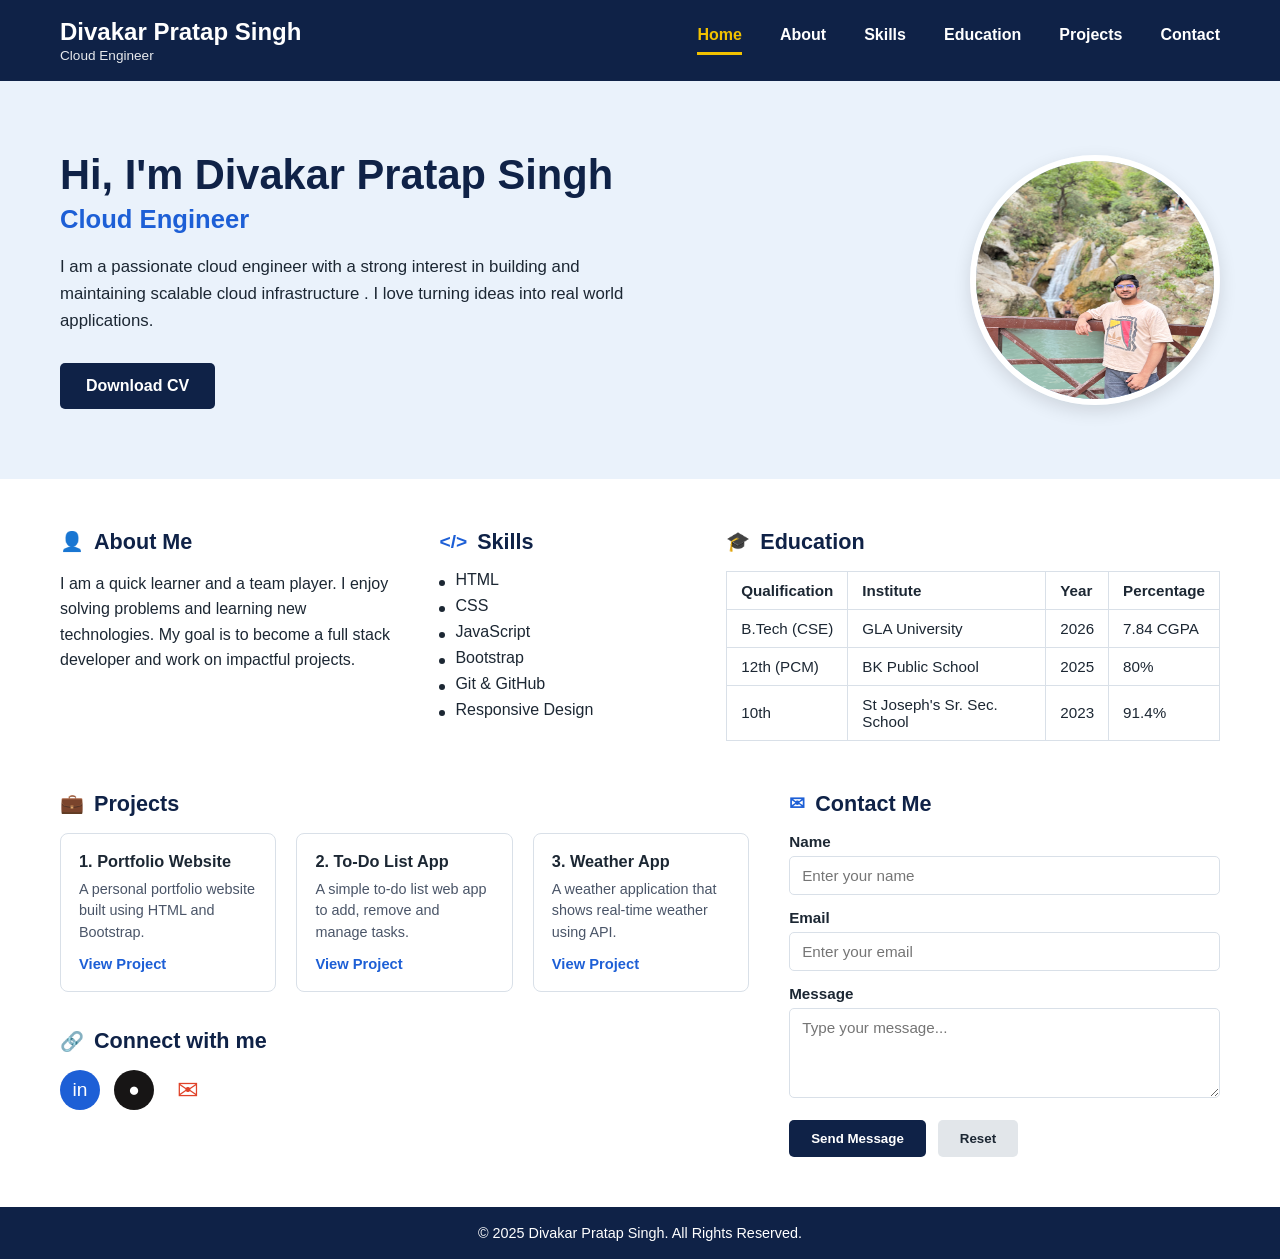
<file: Assignment_1/index.html>
<!DOCTYPE html>
<html lang="en">
<head>
    <meta charset="UTF-8">
    <meta name="viewport" content="width=device-width, initial-scale=1.0">

    <title>Divakar Pratap Singh | Cloud Engineer</title>

    <link rel="stylesheet" href="style.css">
</head>

<body>

<header>

    <div class="brand">
        <h1>Divakar Pratap Singh</h1>
        <p>Cloud Engineer</p>
    </div>

    <nav>
        <ul>
            <li class="active"><a href="#home">Home</a></li>
            <li><a href="#about">About</a></li>
            <li><a href="#skills">Skills</a></li>
            <li><a href="#education">Education</a></li>
            <li><a href="#projects">Projects</a></li>
            <li><a href="#contact">Contact</a></li>
        </ul>
    </nav>

</header>


<!-- HERO SECTION -->

<section class="hero" id="home">

    <div class="hero-text">

        <h2>Hi, I'm Divakar Pratap Singh</h2>

        <h3>Cloud Engineer</h3>

        <p>
            I am a passionate cloud engineer with a strong interest
            in building and maintaining scalable cloud infrastructure   .
            I love turning ideas into real world applications.
        </p>

        <button class="btn-primary">
            Download CV
        </button>

    </div>


    <!-- PROFILE PHOTO -->

    <div class="hero-photo">

        <div class="avatar-wrap">

            <img src="profile.jpg" alt="Divakar Pratap Singh Profile Photo" class="avatar" width="250" height="250">
            
        </div>

    </div>

</section>


<!-- MAIN CONTENT -->

<div class="content">

    <div class="grid-top">

        <!-- ABOUT -->

        <div class="about" id="about">

            <div class="section-heading">
                <span class="icon">&#128100;</span>
                About Me
            </div>

            <p>
                I am a quick learner and a team player. I enjoy solving
                problems and learning new technologies. My goal is to become
                a full stack developer and work on impactful projects.
            </p>

        </div>


        <!-- SKILLS -->

        <div class="skills" id="skills">

            <div class="section-heading">
                <span class="icon">&lt;/&gt;</span>
                Skills
            </div>

            <ul>
                <li>HTML</li>
                <li>CSS</li>
                <li>JavaScript</li>
                <li>Bootstrap</li>
                <li>Git &amp; GitHub</li>
                <li>Responsive Design</li>
            </ul>

        </div>


        <!-- EDUCATION -->

        <div class="education" id="education">

            <div class="section-heading">
                <span class="icon">&#127891;</span>
                Education
            </div>

            <table class="edu-table">

                <thead>
                    <tr>
                        <th>Qualification</th>
                        <th>Institute</th>
                        <th>Year</th>
                        <th>Percentage</th>
                    </tr>
                </thead>

                <tbody>

                    <tr>
                        <td>B.Tech (CSE)</td>
                        <td>GLA University</td>
                        <td>2026</td>
                        <td>7.84 CGPA</td>
                    </tr>

                    <tr>
                        <td>12th (PCM)</td>
                        <td>BK Public School</td>
                        <td>2025</td>
                        <td>80%</td>
                    </tr>

                    <tr>
                        <td>10th</td>
                        <td>St Joseph's Sr. Sec. School</td>
                        <td>2023</td>
                        <td>91.4%</td>
                    </tr>

                </tbody>

            </table>

        </div>

    </div>


    <!-- BOTTOM SECTION -->

    <div class="grid-bottom">

        <div>

            <!-- PROJECTS -->

            <div id="projects">

                <div class="section-heading">
                    <span class="icon">&#128188;</span>
                    Projects
                </div>

                <div class="projects-cards">

                    <div class="project-card">

                        <h4>1. Portfolio Website</h4>

                        <p>
                            A personal portfolio website built using HTML and Bootstrap.
                        </p>

                        <a href="#">View Project</a>

                    </div>


                    <div class="project-card">

                        <h4>2. To-Do List App</h4>

                        <p>
                            A simple to-do list web app to add, remove and manage tasks.
                        </p>

                        <a href="#">View Project</a>

                    </div>


                    <div class="project-card">

                        <h4>3. Weather App</h4>

                        <p>
                            A weather application that shows real-time weather using API.
                        </p>

                        <a href="#">View Project</a>

                    </div>

                </div>

            </div>


            <!-- CONNECT -->

            <div class="connect">

                <div class="section-heading">
                    <span class="icon">&#128279;</span>
                    Connect with me
                </div>

                <div class="connect-icons">

                    <a class="linkedin" href="#" aria-label="LinkedIn">
                        in
                    </a>

                    <a class="github" href="#" aria-label="GitHub">
                        &#9679;
                    </a>

                    <a class="gmail" href="#" aria-label="Gmail">
                        &#9993;
                    </a>

                </div>

            </div>

        </div>


        <!-- CONTACT -->

        <div class="contact-block" id="contact">

            <div class="section-heading">
                <span class="icon">&#9993;</span>
                Contact Me
            </div>

            <form class="contact-form">

                <label for="name">Name</label>

                <input
                    type="text"
                    id="name"
                    placeholder="Enter your name"
                >


                <label for="email">Email</label>

                <input
                    type="email"
                    id="email"
                    placeholder="Enter your email"
                >


                <label for="message">Message</label>

                <textarea
                    id="message"
                    placeholder="Type your message..."
                ></textarea>


                <div class="form-buttons">

                    <button type="submit" class="btn-send">
                        Send Message
                    </button>

                    <button type="reset" class="btn-reset">
                        Reset
                    </button>

                </div>

            </form>

        </div>

    </div>

</div>


<!-- FOOTER -->

<footer>
    &copy; 2025 Divakar Pratap Singh. All Rights Reserved.
</footer>

</body>
</html>
</file>
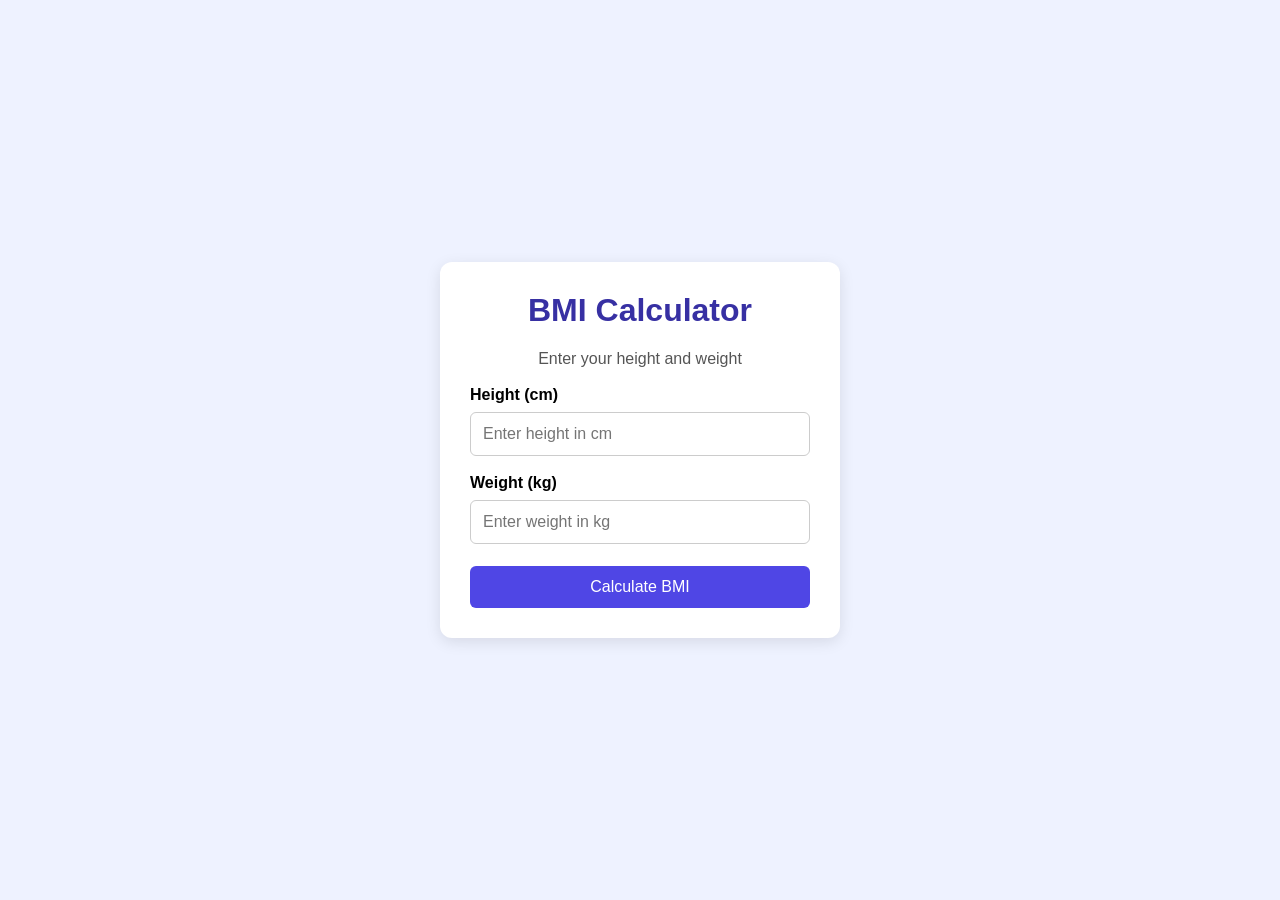
<file: Assignment 3 Lab/Q1/index.html>
<!DOCTYPE html>
<html lang="en">
<head>
    <meta charset="UTF-8">
    <meta name="viewport" content="width=device-width, initial-scale=1.0">
    <title>BMI Calculator</title>
    <link rel="stylesheet" href="style.css">
</head>
<body>

    <div class="container">
        <h1>BMI Calculator</h1>
        <p>Enter your height and weight</p>

        <form id="bmiForm">
            <label for="height">Height (cm)</label>
            <input
                type="number"
                id="height"
                placeholder="Enter height in cm"
                min="1"
                step="any"
                required
            >

            <label for="weight">Weight (kg)</label>
            <input
                type="number"
                id="weight"
                placeholder="Enter weight in kg"
                min="1"
                step="any"
                required
            >

            <button type="submit">Calculate BMI</button>
        </form>

        <div id="result" aria-live="polite"></div>
    </div>

    <script src="script.js"></script>
</body>
</html>
</file>
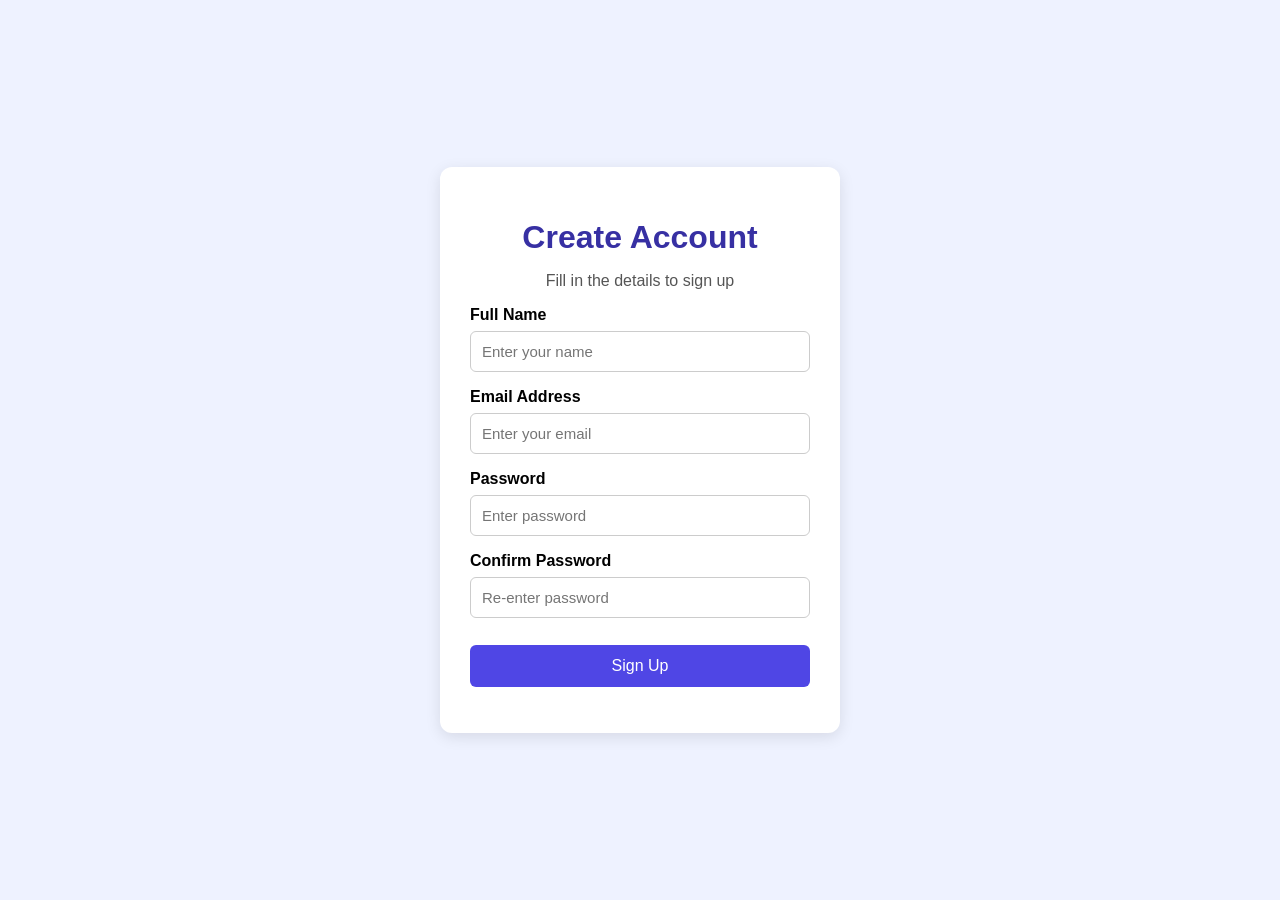
<file: Assignment 3 Lab/Q2/index.html>
<!DOCTYPE html>
<html lang="en">
<head>
    <meta charset="UTF-8">
    <meta name="viewport" content="width=device-width, initial-scale=1.0">
    <title>Signup Form</title>
    <link rel="stylesheet" href="style.css">
</head>
<body>

    <div class="container">
        <h1>Create Account</h1>
        <p>Fill in the details to sign up</p>

        <form id="signupForm">

            <label for="name">Full Name</label>
            <input type="text" id="name" placeholder="Enter your name">
            <small id="nameError"></small>

            <label for="email">Email Address</label>
            <input type="text" id="email" placeholder="Enter your email">
            <small id="emailError"></small>

            <label for="password">Password</label>
            <input type="password" id="password" placeholder="Enter password">
            <small id="passwordError"></small>

            <label for="confirmPassword">Confirm Password</label>
            <input type="password" id="confirmPassword"
                   placeholder="Re-enter password">
            <small id="confirmError"></small>

            <button type="submit">Sign Up</button>

            <p id="successMessage"></p>

        </form>
    </div>

    <script src="script.js"></script>
</body>
</html>
</file>
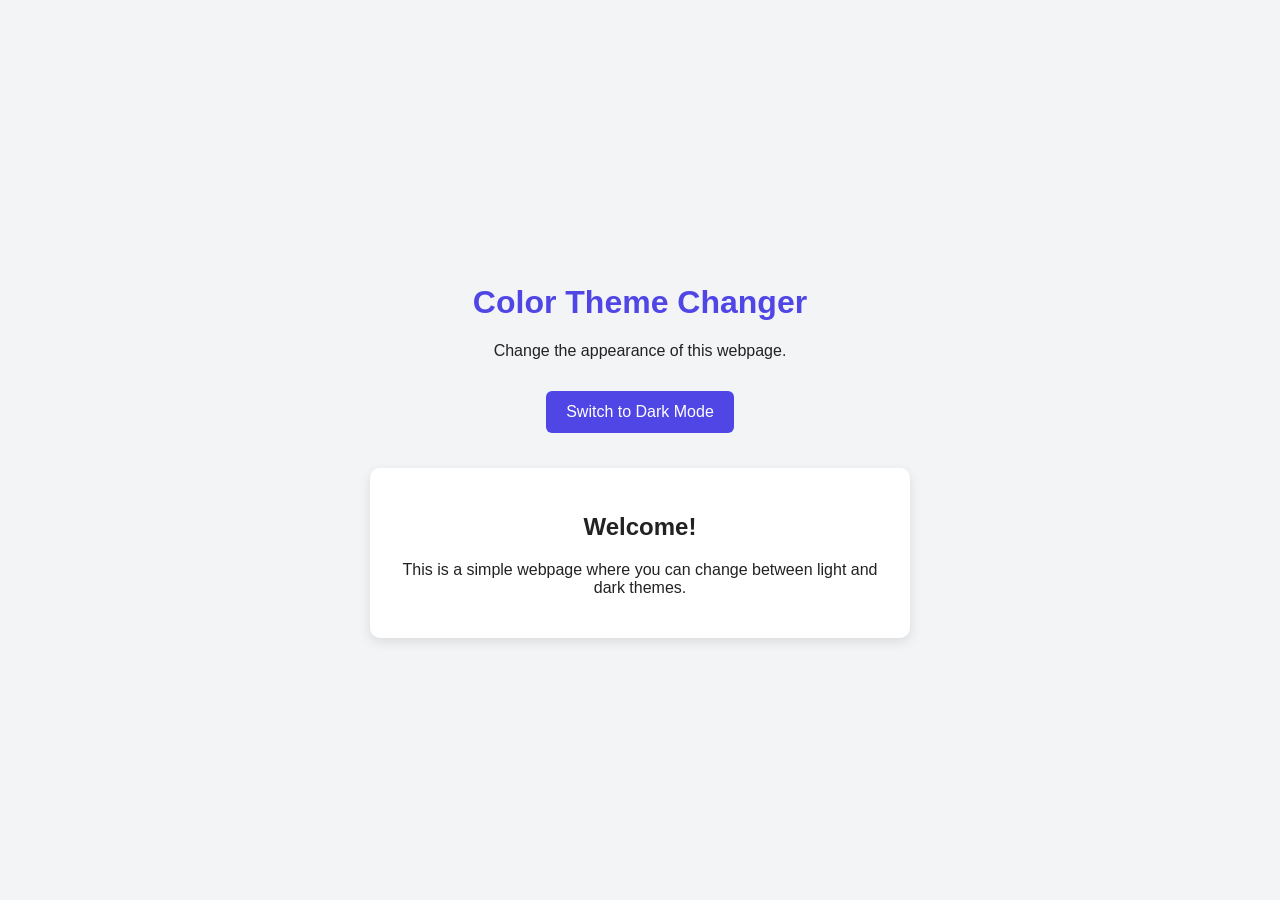
<file: Assignment 3 Lab/Q3/index.html>
<!DOCTYPE html>
<html lang="en">
<head>
    <meta charset="UTF-8">
    <meta name="viewport" content="width=device-width, initial-scale=1.0">
    <title>Color Theme Changer</title>
    <link rel="stylesheet" href="style.css">
</head>
<body>

    <div class="container">
        <h1>Color Theme Changer</h1>

        <p id="description">
            Change the appearance of this webpage.
        </p>

        <button id="themeButton">Switch to Dark Mode</button>

        <div class="card">
            <h2>Welcome!</h2>
            <p>
                This is a simple webpage where you can
                change between light and dark themes.
            </p>
        </div>
    </div>

    <script src="script.js"></script>
</body>
</html>
</file>
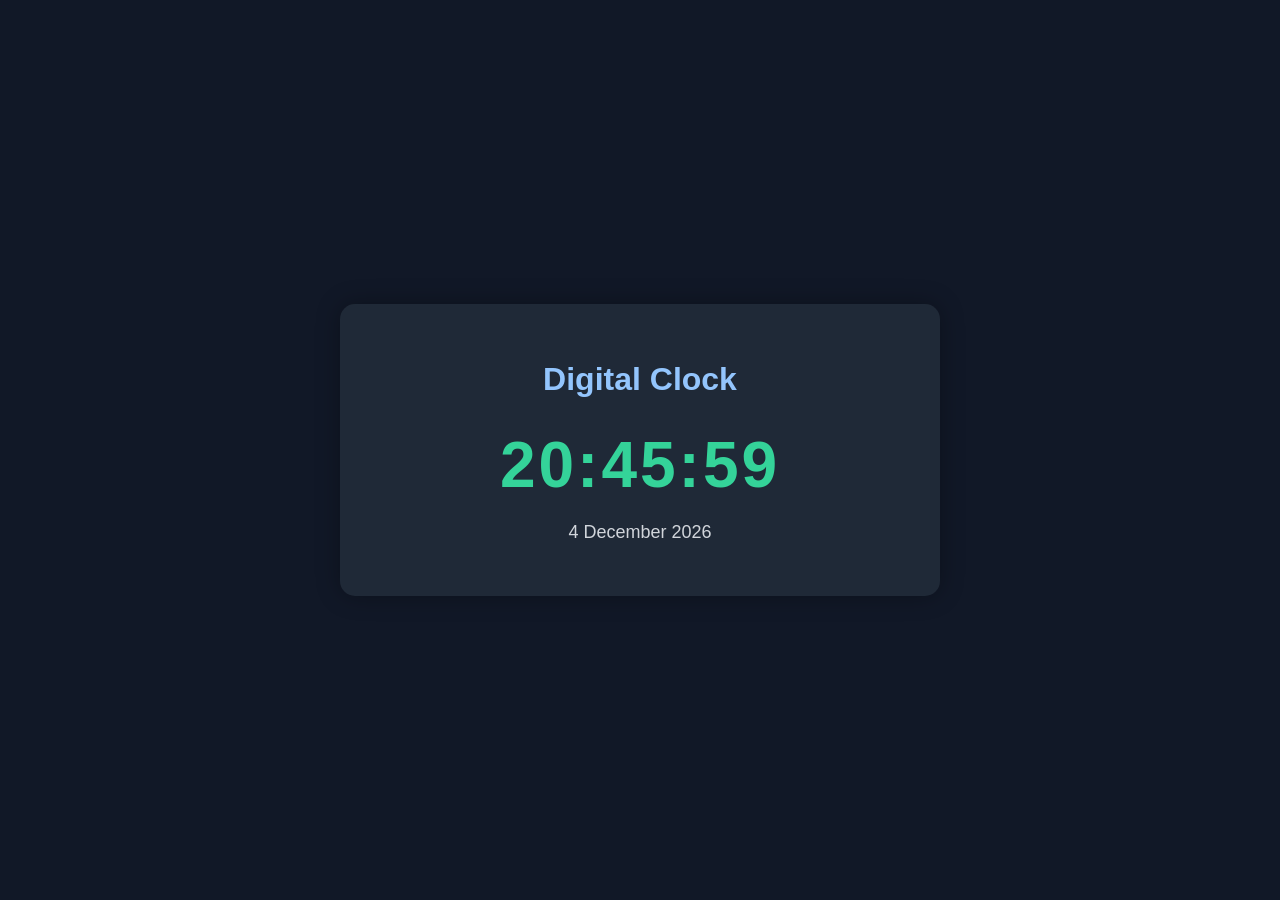
<file: Assignment 3 Lab/Q4/index.html>
<!DOCTYPE html>
<html lang="en">
<head>
    <meta charset="UTF-8">
    <meta name="viewport" content="width=device-width, initial-scale=1.0">
    <title>Digital Clock</title>
    <link rel="stylesheet" href="style.css">
</head>
<body>

    <div class="clock-container">
        <h1>Digital Clock</h1>

        <div id="clock">00:00:00</div>

        <p id="date"></p>
    </div>

    <script src="script.js"></script>
</body>
</html>
</file>
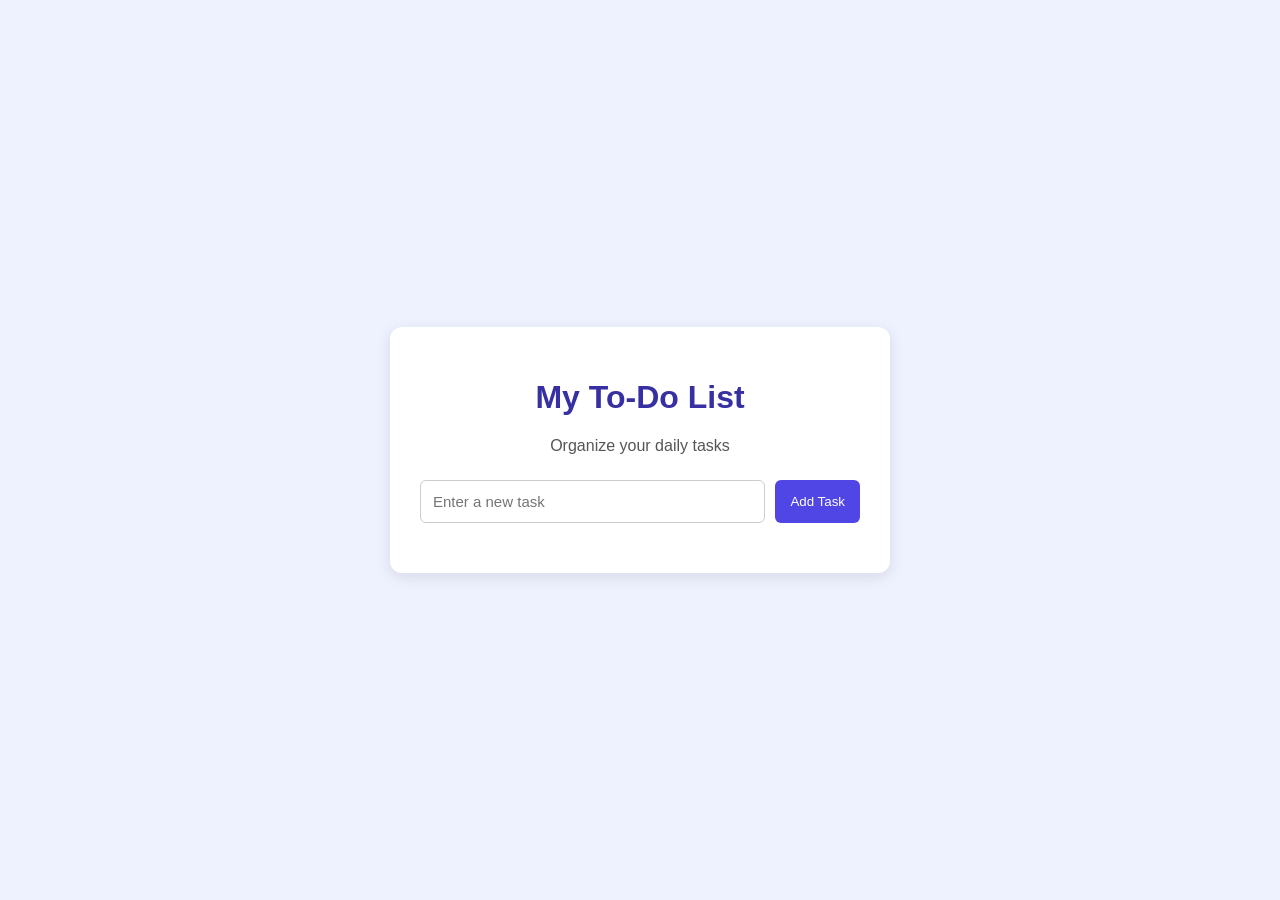
<file: Assignment 3 Lab/Q5/index.html>
<!DOCTYPE html>
<html lang="en">
<head>
    <meta charset="UTF-8">
    <meta name="viewport" content="width=device-width, initial-scale=1.0">
    <title>To-Do List App</title>
    <link rel="stylesheet" href="style.css">
</head>
<body>

    <div class="container">
        <h1>My To-Do List</h1>
        <p>Organize your daily tasks</p>

        <div class="input-container">
            <input
                type="text"
                id="taskInput"
                placeholder="Enter a new task"
            >

            <button id="addButton">Add Task</button>
        </div>

        <p id="message" aria-live="polite"></p>

        <ul id="taskList"></ul>
    </div>

    <script src="script.js"></script>
</body>
</html>
</file>
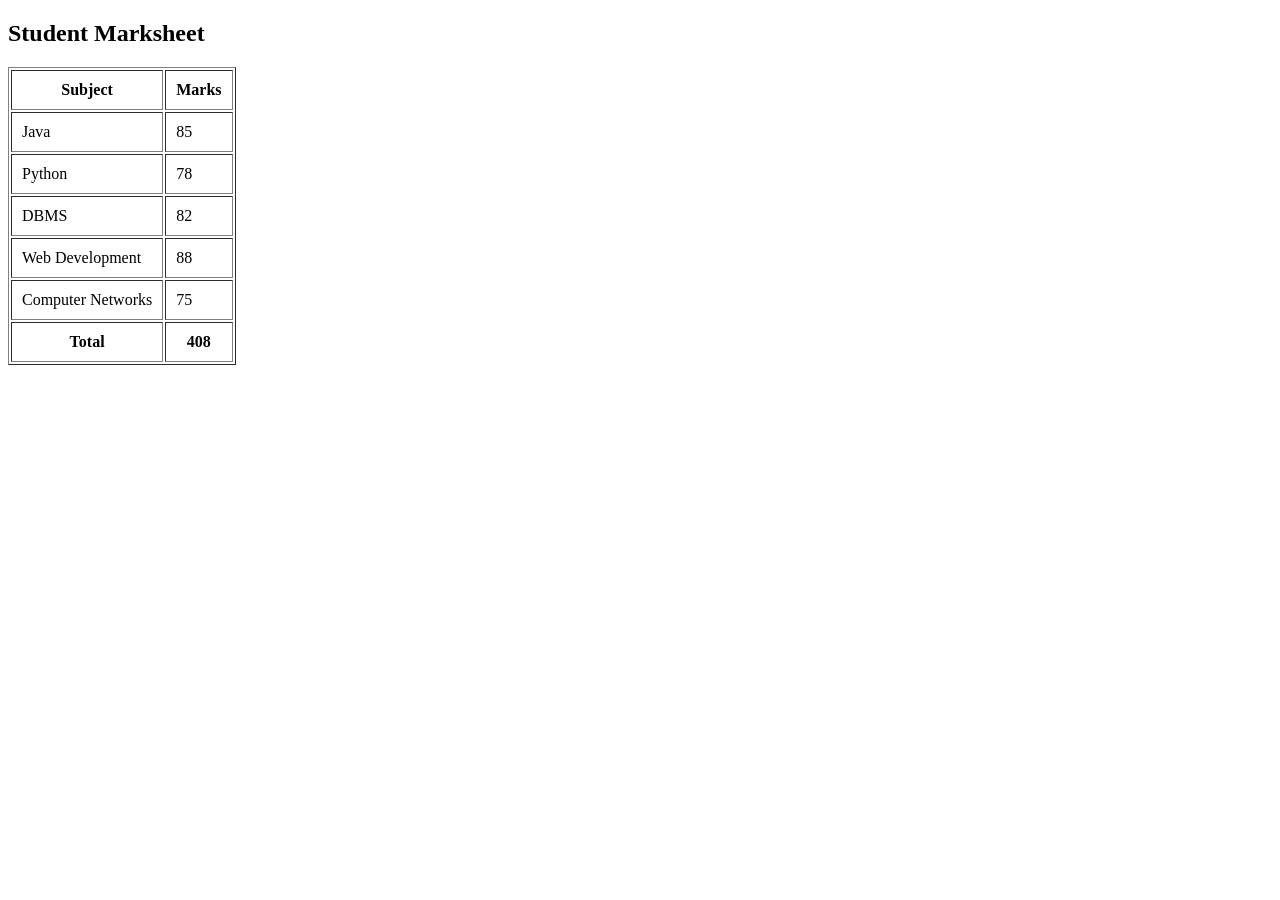
<file: Q1.html>
<!DOCTYPE html>
<html>
<head>
    <title>Student Marksheet</title>
</head>
<body>

<h2>Student Marksheet</h2>

<table border="1" cellpadding="10">
    <tr>
        <th>Subject</th>
        <th>Marks</th>
    </tr>

    <tr>
        <td>Java</td>
        <td>85</td>
    </tr>

    <tr>
        <td>Python</td>
        <td>78</td>
    </tr>

    <tr>
        <td>DBMS</td>
        <td>82</td>
    </tr>

    <tr>
        <td>Web Development</td>
        <td>88</td>
    </tr>

    <tr>
        <td>Computer Networks</td>
        <td>75</td>
    </tr>

    <tr>
        <th>Total</th>
        <th>408</th>
    </tr>
</table>

</body>
</html>
</file>
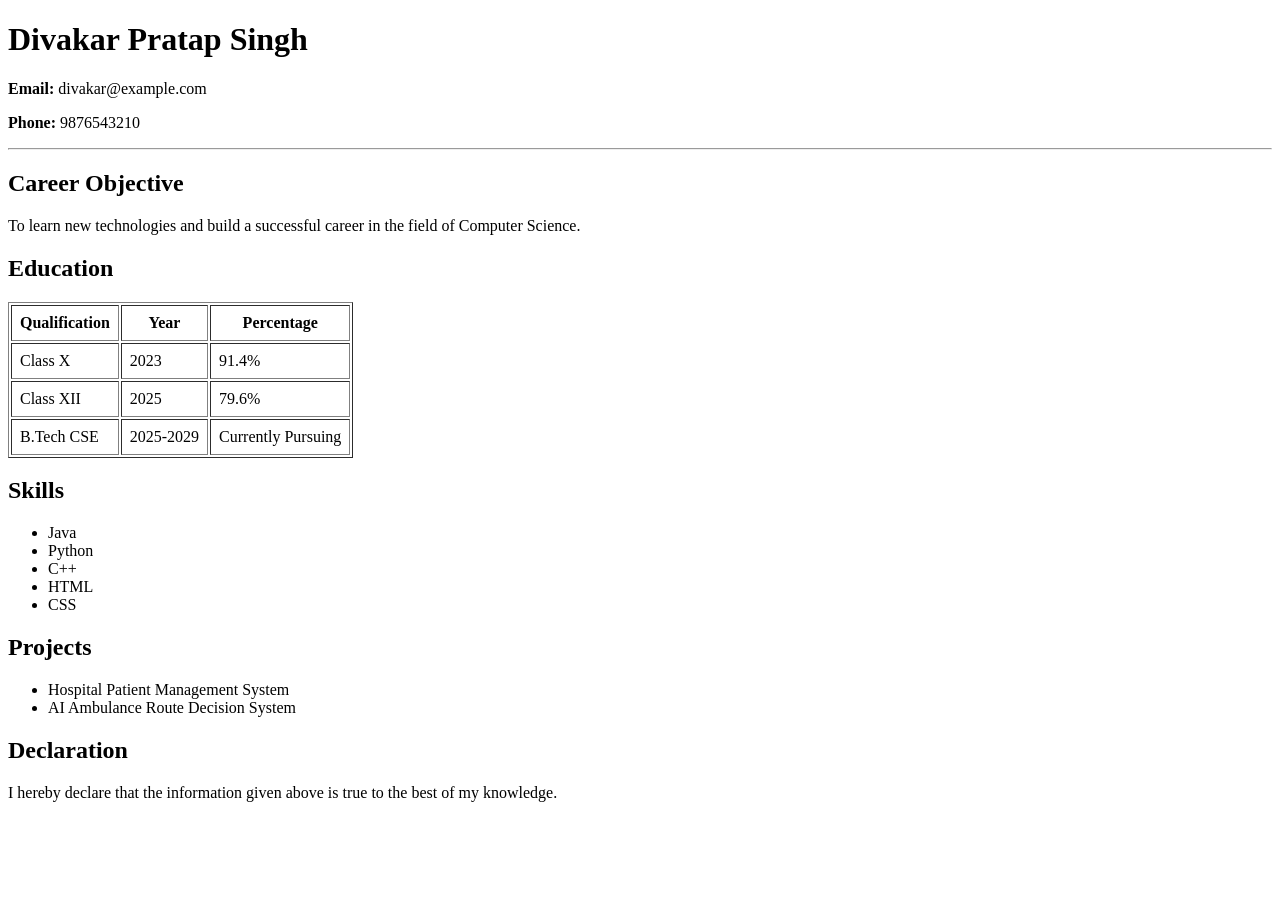
<file: Q2.html>
<!DOCTYPE html>
<html>
<head>
    <title>My Resume</title>
</head>
<body>

<h1>Divakar Pratap Singh</h1>

<p>
    <b>Email:</b> divakar@example.com
</p>

<p>
    <b>Phone:</b> 9876543210
</p>

<hr>

<h2>Career Objective</h2>
<p>
    To learn new technologies and build a successful career
    in the field of Computer Science.
</p>

<h2>Education</h2>

<table border="1" cellpadding="8">
    <tr>
        <th>Qualification</th>
        <th>Year</th>
        <th>Percentage</th>
    </tr>

    <tr>
        <td>Class X</td>
        <td>2023</td>
        <td>91.4%</td>
    </tr>

    <tr>
        <td>Class XII</td>
        <td>2025</td>
        <td>79.6%</td>
    </tr>

    <tr>
        <td>B.Tech CSE</td>
        <td>2025-2029</td>
        <td>Currently Pursuing</td>
    </tr>
</table>

<h2>Skills</h2>

<ul>
    <li>Java</li>
    <li>Python</li>
    <li>C++</li>
    <li>HTML</li>
    <li>CSS</li>
</ul>

<h2>Projects</h2>

<ul>
    <li>Hospital Patient Management System</li>
    <li>AI Ambulance Route Decision System</li>
</ul>

<h2>Declaration</h2>

<p>
    I hereby declare that the information given above is true
    to the best of my knowledge.
</p>

</body>
</html>
</file>
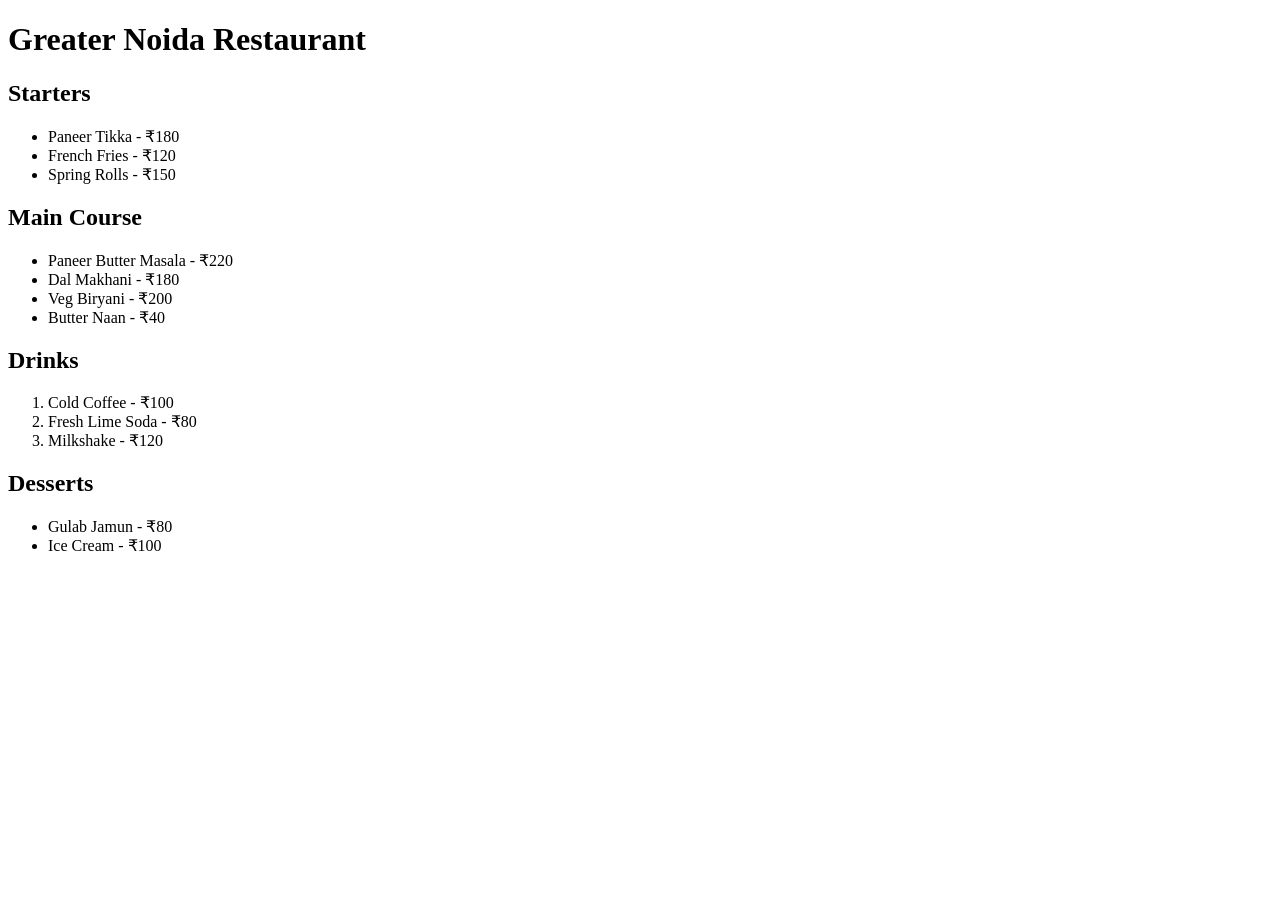
<file: Q3.html>
<!DOCTYPE html>
<html>
<head>
    <title>Restaurant Menu</title>
</head>
<body>

<h1>Greater Noida Restaurant</h1>

<h2>Starters</h2>

<ul>
    <li>Paneer Tikka - ₹180</li>
    <li>French Fries - ₹120</li>
    <li>Spring Rolls - ₹150</li>
</ul>

<h2>Main Course</h2>

<ul>
    <li>Paneer Butter Masala - ₹220</li>
    <li>Dal Makhani - ₹180</li>
    <li>Veg Biryani - ₹200</li>
    <li>Butter Naan - ₹40</li>
</ul>

<h2>Drinks</h2>

<ol>
    <li>Cold Coffee - ₹100</li>
    <li>Fresh Lime Soda - ₹80</li>
    <li>Milkshake - ₹120</li>
</ol>

<h2>Desserts</h2>

<ul>
    <li>Gulab Jamun - ₹80</li>
    <li>Ice Cream - ₹100</li>
</ul>

</body>
</html>
</file>
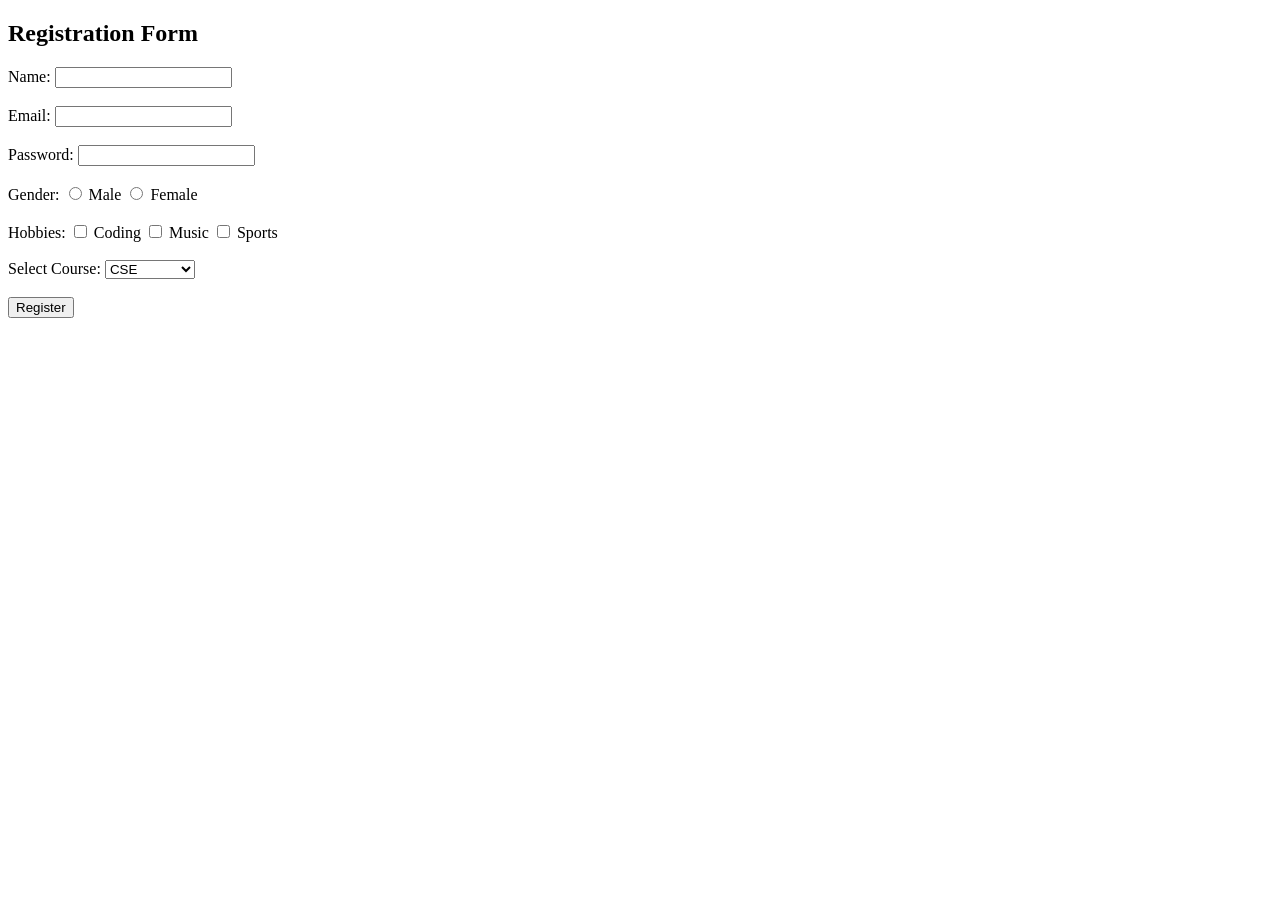
<file: Q4.html>
<!DOCTYPE html>
<html>
<head>
    <title>Registration Form</title>
</head>
<body>

<h2>Registration Form</h2>

<form>

    <label for="name">Name:</label>
    <input type="text" id="name" name="name">
    <br><br>

    <label for="email">Email:</label>
    <input type="email" id="email" name="email">
    <br><br>

    <label for="password">Password:</label>
    <input type="password" id="password" name="password">
    <br><br>

    <label>Gender:</label>

    <input type="radio" id="male" name="gender" value="male">
    <label for="male">Male</label>

    <input type="radio" id="female" name="gender" value="female">
    <label for="female">Female</label>

    <br><br>

    <label>Hobbies:</label>

    <input type="checkbox" id="coding" name="hobby" value="coding">
    <label for="coding">Coding</label>

    <input type="checkbox" id="music" name="hobby" value="music">
    <label for="music">Music</label>

    <input type="checkbox" id="sports" name="hobby" value="sports">
    <label for="sports">Sports</label>

    <br><br>

    <label for="course">Select Course:</label>

    <select id="course" name="course">
        <option value="cse">CSE</option>
        <option value="ece">ECE</option>
        <option value="me">Mechanical</option>
        <option value="ce">Civil</option>
    </select>

    <br><br>

    <input type="submit" value="Register">

</form>

</body>
</html>
</file>
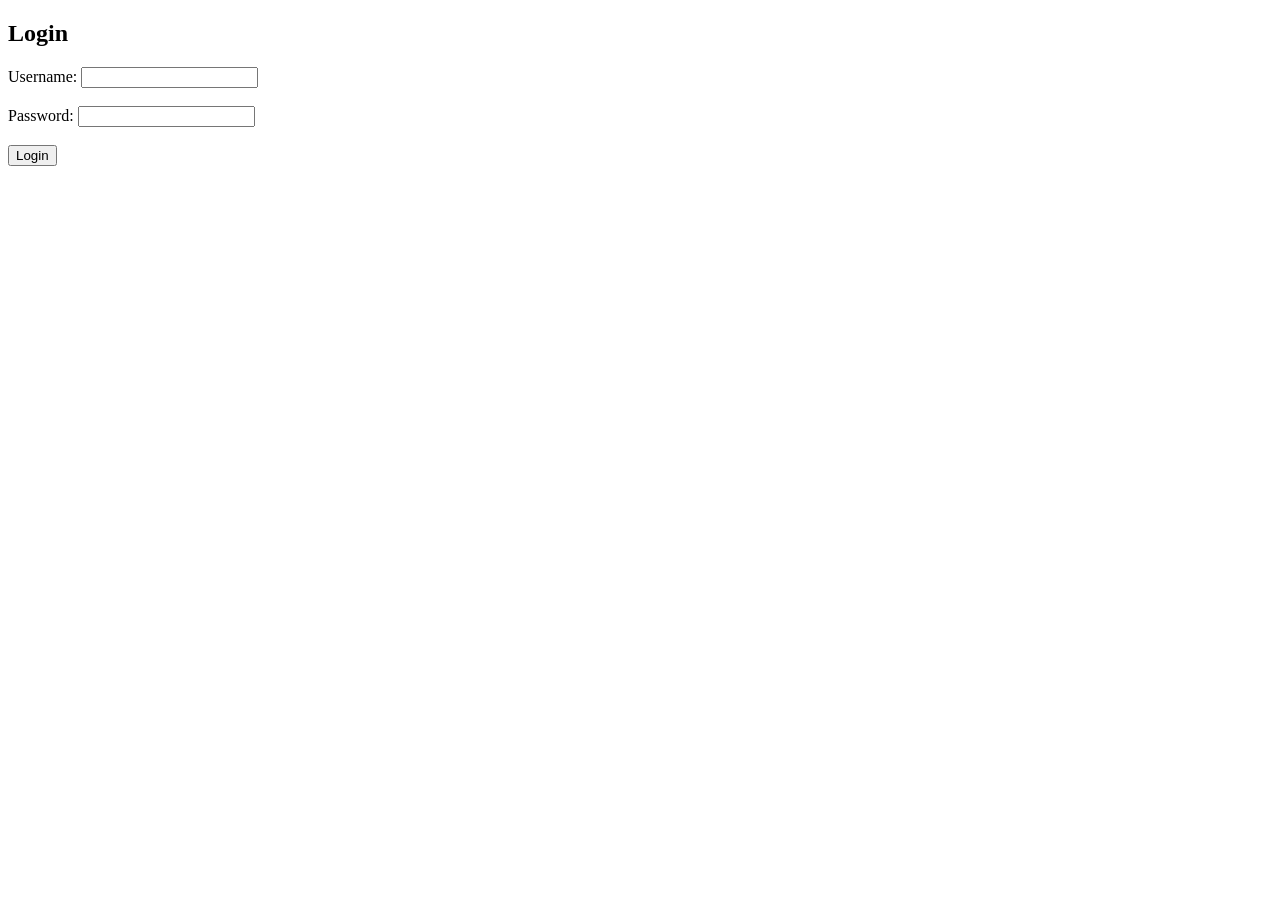
<file: Q5.html>
<!DOCTYPE html>
<html>
<head>
    <title>Login Page</title>
</head>
<body>

<h2>Login</h2>

<form>

    <label for="username">Username:</label>
    <input type="text" id="username" name="username">

    <br><br>

    <label for="password">Password:</label>
    <input type="password" id="password" name="password">

    <br><br>

    <input type="submit" value="Login">

</form>

</body>
</html>
</file>
<file: Assignment_1/style.css>
:root{
    --navy:#0f2247;
    --navy-light:#16305e;
    --blue:#1d5fd6;
    --yellow:#f2c200;
    --bg-hero:#eaf2fb;
    --text-dark:#1c2733;
    --text-muted:#4a5568;
    --border:#d9e0e8;
  }

  *{ box-sizing:border-box; }

  body{
    margin:0;
    font-family:'Segoe UI', Arial, Helvetica, sans-serif;
    color:var(--text-dark);
    background:#ffffff;
  }

  a{ text-decoration:none; color:inherit; }
  ul{ list-style:none; margin:0; padding:0; }

  /* ===== HEADER ===== */
  header{
    background:var(--navy);
    color:#fff;
    display:flex;
    align-items:center;
    justify-content:space-between;
    padding:18px 60px;
  }
  .brand h1{
    font-size:1.5rem;
    margin:0;
    font-weight:700;
  }
  .brand p{
    margin:2px 0 0;
    font-size:0.85rem;
    font-weight:300;
    opacity:0.9;
  }
  nav ul{
    display:flex;
    gap:38px;
  }
  nav a{
    font-size:1rem;
    font-weight:600;
    padding-bottom:8px;
    display:inline-block;
  }
  nav li.active a{
    color:var(--yellow);
    border-bottom:3px solid var(--yellow);
  }

  /* ===== HERO ===== */
  .hero{
    background:var(--bg-hero);
    display:flex;
    align-items:center;
    justify-content:space-between;
    padding:70px 60px;
    gap:40px;
  }
  .hero-text{ max-width:600px; }
  .hero-text h2{
    font-size:2.6rem;
    margin:0 0 6px;
    color:var(--navy);
    font-weight:800;
  }
  .hero-text h3{
    font-size:1.6rem;
    margin:0 0 20px;
    color:var(--blue);
    font-weight:700;
  }
  .hero-text p{
    font-size:1.05rem;
    line-height:1.6;
    color:var(--text-dark);
    margin:0 0 28px;
  }
  .btn-primary{
    background:var(--navy);
    color:#fff;
    border:none;
    padding:14px 26px;
    font-size:1rem;
    font-weight:600;
    border-radius:5px;
    cursor:pointer;
    display:inline-block;
  }
  .hero-photo{
    flex-shrink:0;
  }
  .hero-photo .avatar-wrap{
    width:250px;
    height:250px;
    border-radius:50%;
    border:6px solid #fff;
    box-shadow:0 6px 18px rgba(0,0,0,0.12);
    overflow:hidden;
    background:linear-gradient(160deg,#bcd4ee 0%,#9fbfe0 60%,#7fa8d4 100%);
  }
  .hero-photo svg{ width:100%; height:100%; display:block; }

  /* ===== SECTION CONTAINER ===== */
  .content{
    padding:50px 60px;
  }
  .section-heading{
    display:flex;
    align-items:center;
    gap:10px;
    margin:0 0 16px;
    color:var(--navy);
    font-size:1.35rem;
    font-weight:700;
  }
  .section-heading .icon{
    color:var(--blue);
    font-size:1.2rem;
  }

  .grid-top{
    display:grid;
    grid-template-columns:1.1fr 0.8fr 1.6fr;
    gap:40px;
    margin-bottom:50px;
  }

  .about p, .skills p{
    color:var(--text-dark);
    line-height:1.6;
    font-size:1rem;
  }
  .skills ul li{
    position:relative;
    padding-left:16px;
    margin-bottom:8px;
    font-size:1rem;
  }
  .skills ul li::before{
    content:"";
    position:absolute;
    left:0;
    top:9px;
    width:6px;
    height:6px;
    background:var(--text-dark);
    border-radius:50%;
  }

  table.edu-table{
    width:100%;
    border-collapse:collapse;
    font-size:0.95rem;
  }
  table.edu-table th, table.edu-table td{
    border:1px solid var(--border);
    padding:10px 14px;
    text-align:left;
  }
  table.edu-table th{
    font-weight:700;
    background:#fff;
  }

  /* ===== PROJECTS + CONTACT ===== */
  .grid-bottom{
    display:grid;
    grid-template-columns:1.6fr 1fr;
    gap:40px;
  }
  .projects-cards{
    display:grid;
    grid-template-columns:repeat(3, 1fr);
    gap:20px;
    margin-bottom:36px;
  }
  .project-card{
    border:1px solid var(--border);
    border-radius:8px;
    padding:18px;
  }
  .project-card h4{
    margin:0 0 8px;
    font-size:1.02rem;
    color:var(--text-dark);
  }
  .project-card p{
    font-size:0.9rem;
    color:var(--text-muted);
    line-height:1.5;
    margin:0 0 12px;
  }
  .project-card a{
    color:var(--blue);
    font-weight:600;
    font-size:0.92rem;
  }

  .connect-icons{
    display:flex;
    gap:14px;
  }
  .connect-icons a{
    width:40px;
    height:40px;
    border-radius:50%;
    display:flex;
    align-items:center;
    justify-content:center;
    font-size:1.2rem;
  }
  .connect-icons .linkedin{ background:#1d5fd6; color:#fff; }
  .connect-icons .github{ background:#171515; color:#fff; }
  .connect-icons .gmail{ color:#e0432a; font-size:1.6rem; }

  /* ===== CONTACT FORM ===== */
  .contact-form label{
    display:block;
    font-weight:700;
    margin:14px 0 6px;
    font-size:0.95rem;
  }
  .contact-form input,
  .contact-form textarea{
    width:100%;
    padding:10px 12px;
    border:1px solid var(--border);
    border-radius:5px;
    font-size:0.95rem;
    font-family:inherit;
    color:var(--text-dark);
  }
  .contact-form textarea{
    resize:vertical;
    min-height:90px;
  }
  .form-buttons{
    margin-top:18px;
    display:flex;
    gap:12px;
  }
  .btn-send{
    background:var(--navy);
    color:#fff;
    border:none;
    padding:11px 22px;
    border-radius:5px;
    font-weight:600;
    cursor:pointer;
  }
  .btn-reset{
    background:#e2e6ea;
    color:var(--text-dark);
    border:none;
    padding:11px 22px;
    border-radius:5px;
    font-weight:600;
    cursor:pointer;
  }

  /* ===== FOOTER ===== */
  footer{
    background:var(--navy);
    color:#fff;
    text-align:center;
    padding:18px;
    font-size:0.9rem;
  }

  @media (max-width: 900px){
    header{ flex-direction:column; gap:14px; padding:20px; }
    nav ul{ flex-wrap:wrap; justify-content:center; gap:18px; }
    .hero{ padding:40px 24px; gap:20px; }
    .hero-text h2{ font-size:1.8rem; }
    .hero-text h3{ font-size:1.2rem; }
    .hero-text p{ font-size:0.92rem; }
    .content{ padding:30px 24px; }
    .grid-top{ grid-template-columns:1fr; }
    .grid-bottom{ grid-template-columns:1fr; }
    .projects-cards{ grid-template-columns:1fr; }
  }

  @media (max-width: 600px){
    .hero-photo .avatar-wrap{ width:110px; height:110px; border-width:4px; }
    .hero-text h2{ font-size:1.4rem; }
    .hero-text h3{ font-size:1.05rem; }
    .hero-text p{ font-size:0.85rem; margin-bottom:16px; }
    .btn-primary{ padding:10px 18px; font-size:0.9rem; }
    .hero{ padding:24px 16px; gap:14px; }
  }
</file>
<file: Assignment 3 Lab/Q1/style.css>
* {
    box-sizing: border-box;
}

body {
    font-family: Arial, sans-serif;
    background-color: #eef2ff;
    margin: 0;
    min-height: 100vh;
    display: flex;
    justify-content: center;
    align-items: center;
}

.container {
    background-color: white;
    width: 90%;
    max-width: 400px;
    padding: 30px;
    border-radius: 12px;
    box-shadow: 0 4px 15px rgba(0, 0, 0, 0.1);
}

h1 {
    text-align: center;
    color: #3730a3;
    margin-top: 0;
}

p {
    text-align: center;
    color: #555;
}

label {
    display: block;
    margin-top: 18px;
    margin-bottom: 8px;
    font-weight: bold;
}

input {
    width: 100%;
    padding: 12px;
    border: 1px solid #ccc;
    border-radius: 6px;
    font-size: 16px;
}

button {
    width: 100%;
    padding: 12px;
    margin-top: 22px;
    background-color: #4f46e5;
    color: white;
    border: none;
    border-radius: 6px;
    font-size: 16px;
    cursor: pointer;
}

button:hover {
    background-color: #3730a3;
}

#result {
    margin-top: 20px;
    text-align: center;
    font-size: 17px;
    line-height: 1.6;
    overflow-wrap: anywhere;
}

#result:empty {
    display: none;
}
</file>
<file: Assignment 3 Lab/Q2/style.css>
* {
    box-sizing: border-box;
}

body {
    font-family: Arial, sans-serif;
    background-color: #eef2ff;
    margin: 0;
    min-height: 100vh;
    display: flex;
    justify-content: center;
    align-items: center;
    padding: 20px;
}

.container {
    background-color: white;
    width: 100%;
    max-width: 400px;
    padding: 30px;
    border-radius: 12px;
    box-shadow: 0 4px 15px rgba(0, 0, 0, 0.1);
}

h1 {
    text-align: center;
    color: #3730a3;
    margin-bottom: 10px;
}

p {
    text-align: center;
    color: #555;
}

label {
    display: block;
    margin-top: 16px;
    margin-bottom: 7px;
    font-weight: bold;
}

input {
    width: 100%;
    padding: 11px;
    border: 1px solid #ccc;
    border-radius: 6px;
    font-size: 15px;
}

input:focus {
    outline: 2px solid #818cf8;
    border-color: #4f46e5;
}

small {
    display: block;
    color: #dc2626;
    margin-top: 5px;
    font-size: 13px;
}

button {
    width: 100%;
    padding: 12px;
    margin-top: 22px;
    background-color: #4f46e5;
    color: white;
    border: none;
    border-radius: 6px;
    font-size: 16px;
    cursor: pointer;
}

button:hover {
    background-color: #3730a3;
}

#successMessage {
    color: #15803d;
    font-weight: bold;
    margin-bottom: 0;
}
</file>
<file: Assignment 3 Lab/Q3/style.css>
* {
    box-sizing: border-box;
}

body {
    font-family: Arial, sans-serif;
    margin: 0;
    min-height: 100vh;
    display: flex;
    justify-content: center;
    align-items: center;
    background-color: #f3f4f6;
    color: #222;
    transition: 0.3s;
}

.container {
    width: 90%;
    max-width: 600px;
    text-align: center;
    padding: 30px;
}

h1 {
    color: #4f46e5;
}

button {
    padding: 12px 20px;
    margin: 15px 0;
    border: none;
    border-radius: 6px;
    background-color: #4f46e5;
    color: white;
    font-size: 16px;
    cursor: pointer;
}

button:hover {
    background-color: #3730a3;
}

.card {
    margin-top: 20px;
    padding: 25px;
    background-color: white;
    color: #222;
    border-radius: 10px;
    box-shadow: 0 4px 12px rgba(0, 0, 0, 0.1);
}

/* Dark theme */
body.dark {
    background-color: #18181b;
    color: #f4f4f5;
}

body.dark h1 {
    color: #a5b4fc;
}

body.dark .card {
    background-color: #27272a;
    color: #f4f4f5;
}

body.dark button {
    background-color: #6366f1;
}

body.dark button:hover {
    background-color: #818cf8;
}
</file>
<file: Assignment 3 Lab/Q4/style.css>
* {
    box-sizing: border-box;
}

body {
    margin: 0;
    min-height: 100vh;
    display: flex;
    justify-content: center;
    align-items: center;
    font-family: Arial, sans-serif;
    background-color: #111827;
    color: white;
}

.clock-container {
    width: 90%;
    max-width: 600px;
    padding: 35px 20px;
    text-align: center;
    background-color: #1f2937;
    border-radius: 15px;
    box-shadow: 0 0 25px rgba(0, 0, 0, 0.3);
}

h1 {
    color: #93c5fd;
    margin-bottom: 30px;
}

#clock {
    font-size: clamp(2rem, 8vw, 4rem);
    font-weight: bold;
    color: #34d399;
    letter-spacing: 3px;
}

#date {
    margin-top: 20px;
    color: #d1d5db;
    font-size: 18px;
}
</file>
<file: Assignment 3 Lab/Q5/style.css>
* {
    box-sizing: border-box;
}

body {
    font-family: Arial, sans-serif;
    background-color: #eef2ff;
    margin: 0;
    min-height: 100vh;
    display: flex;
    justify-content: center;
    align-items: center;
    padding: 20px;
}

.container {
    background-color: white;
    width: 100%;
    max-width: 500px;
    padding: 30px;
    border-radius: 12px;
    box-shadow: 0 4px 15px rgba(0, 0, 0, 0.1);
}

h1 {
    text-align: center;
    color: #3730a3;
}

p {
    text-align: center;
    color: #555;
}

.input-container {
    display: flex;
    gap: 10px;
    margin-top: 25px;
}

input {
    flex: 1;
    min-width: 0;
    padding: 12px;
    border: 1px solid #ccc;
    border-radius: 6px;
    font-size: 15px;
}

button {
    padding: 12px 15px;
    background-color: #4f46e5;
    color: white;
    border: none;
    border-radius: 6px;
    cursor: pointer;
}

button:hover {
    background-color: #3730a3;
}

ul {
    list-style: none;
    padding: 0;
    margin-top: 20px;
}

li {
    display: flex;
    align-items: center;
    gap: 10px;
    padding: 12px;
    margin-bottom: 10px;
    background-color: #f3f4f6;
    border-radius: 6px;
}

.task-text {
    flex: 1;
    overflow-wrap: anywhere;
}

.completed {
    text-decoration: line-through;
    color: #777;
}

.delete-button {
    background-color: #dc2626;
    padding: 8px 10px;
}

.delete-button:hover {
    background-color: #991b1b;
}

#message {
    color: #dc2626;
    font-size: 14px;
}

@media (max-width: 400px) {
    .input-container {
        flex-direction: column;
    }
}
</file>
